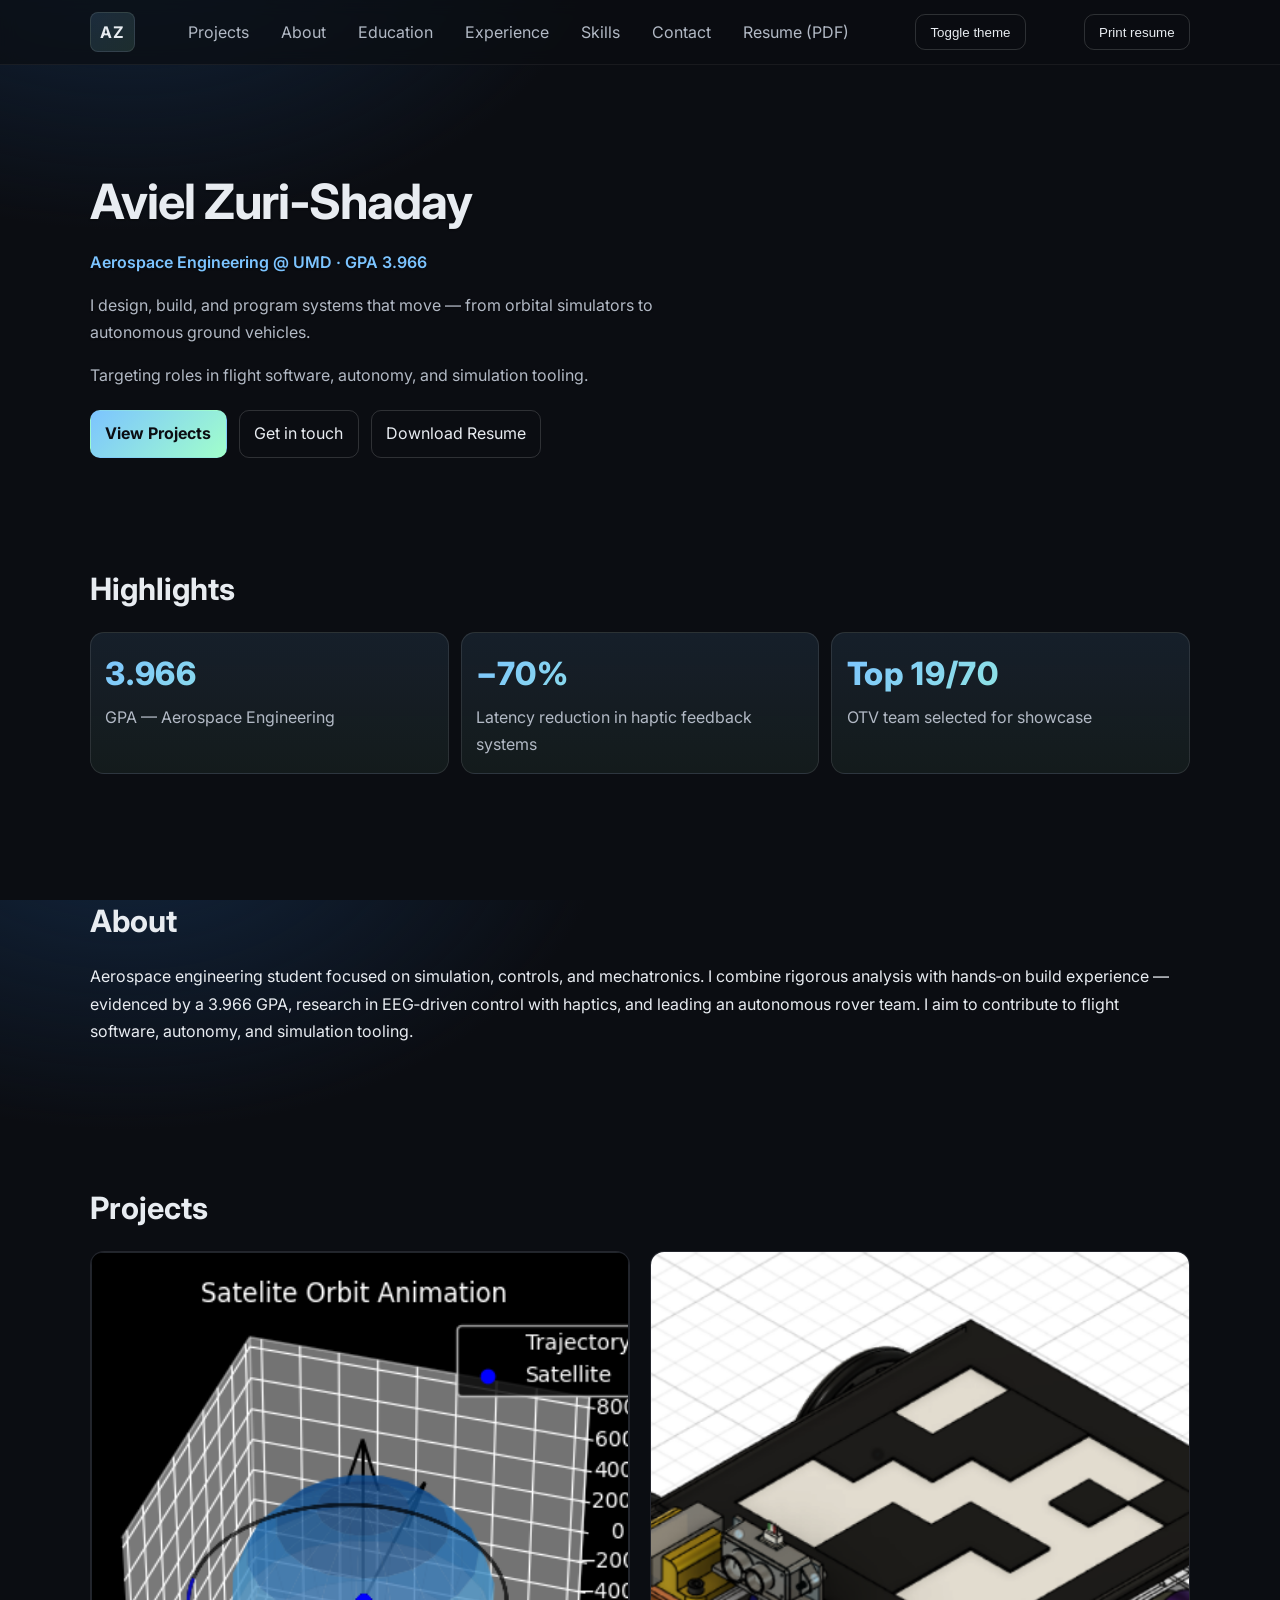
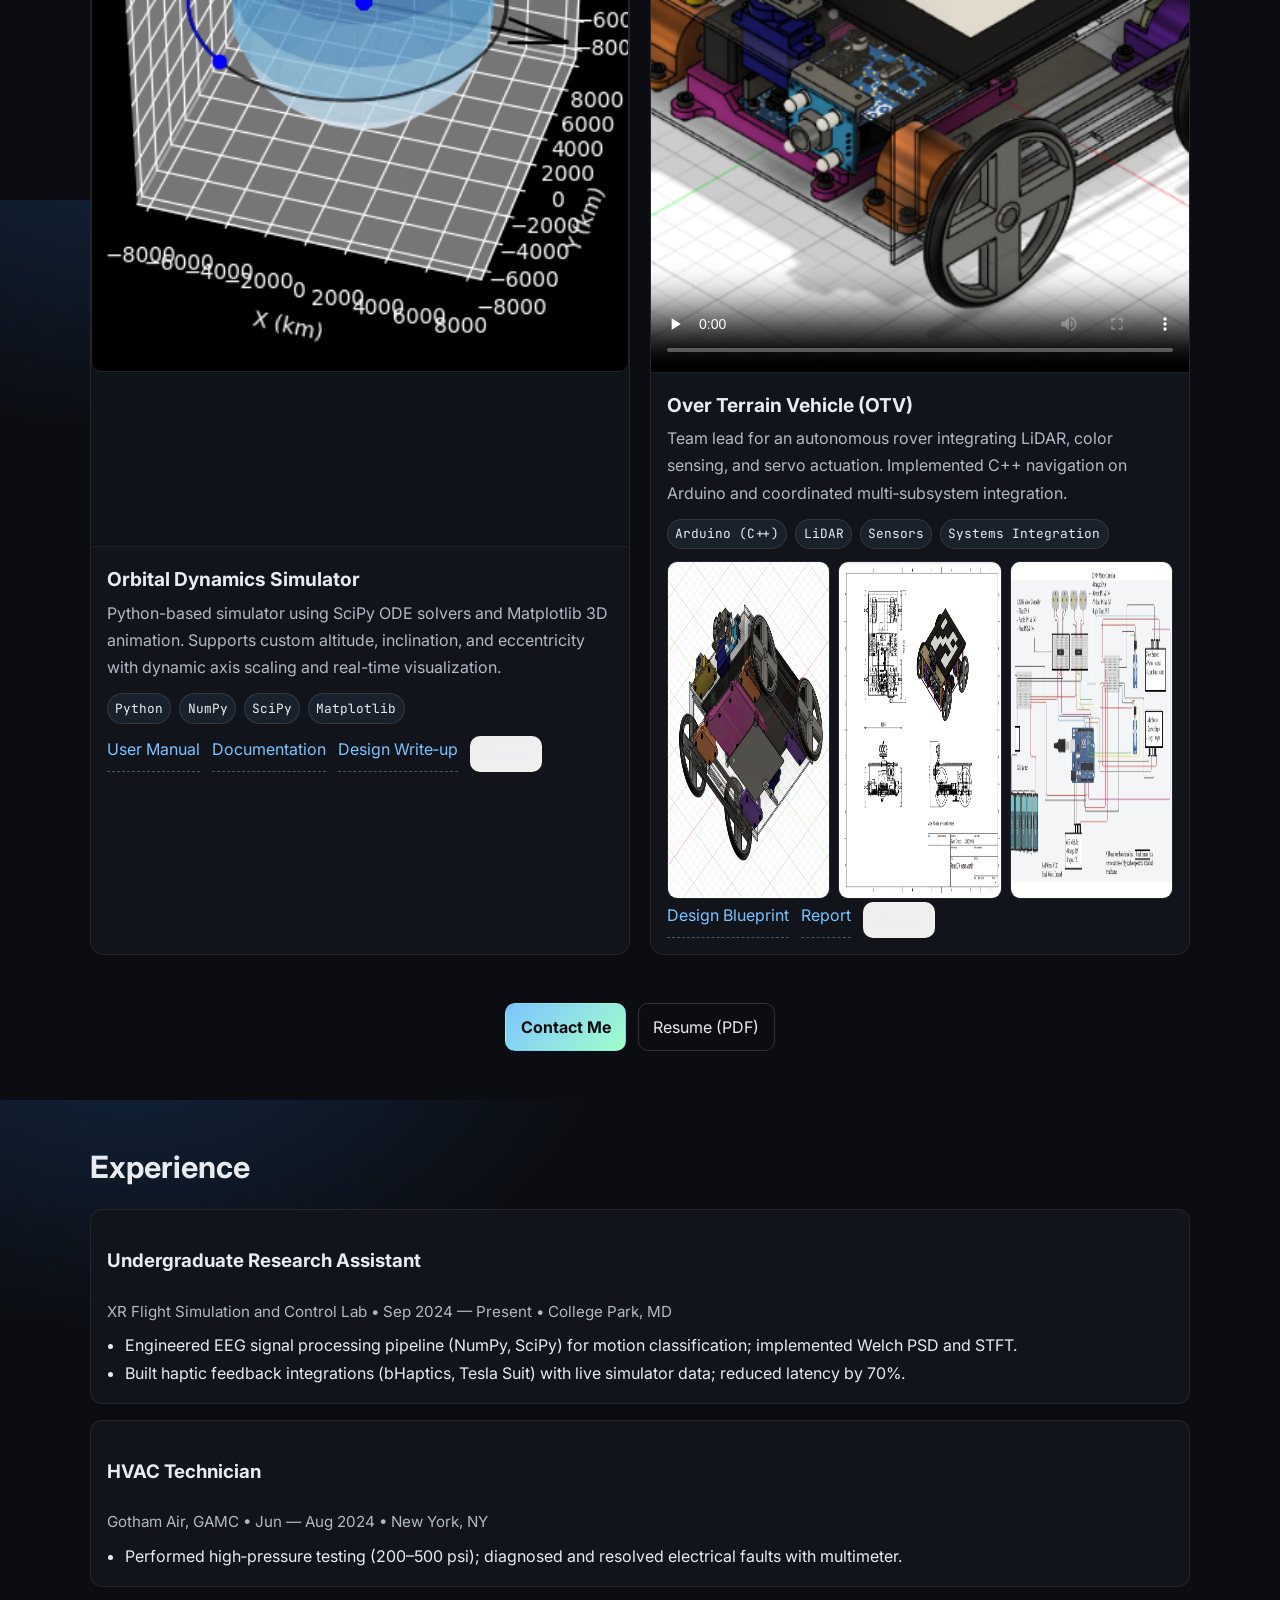
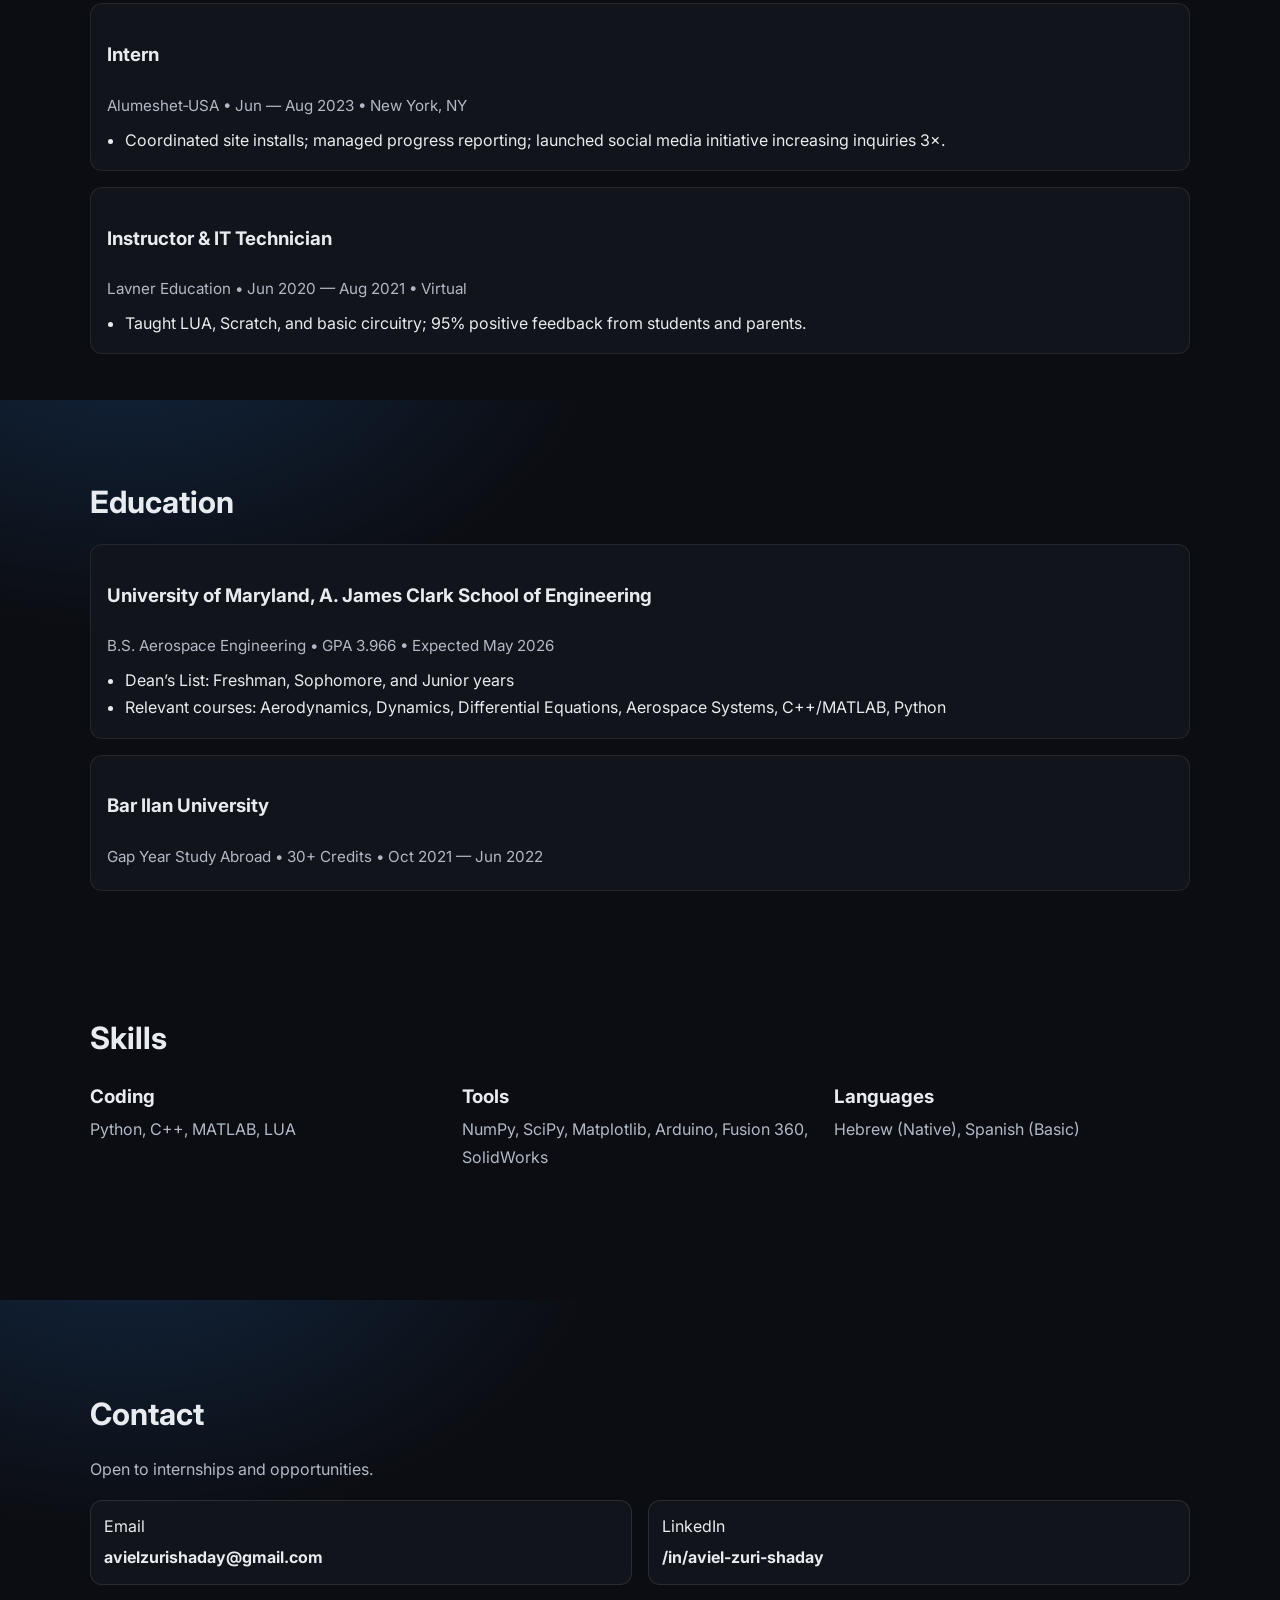
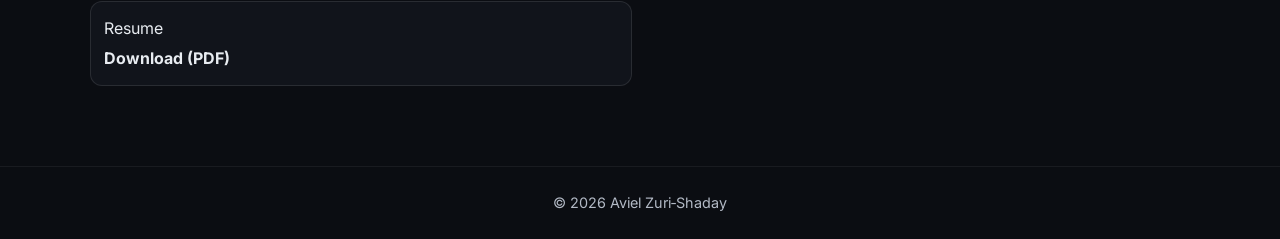
<file: index.html>
<!DOCTYPE html>
<html lang="en">
  <head>
    <meta charset="utf-8" />
    <meta name="viewport" content="width=device-width, initial-scale=1" />
    <title>Aviel Zuri‑Shaday • Portfolio</title>
    <meta name="description" content="Portfolio of Aviel Zuri‑Shaday — Aerospace engineering student showcasing selected projects: Orbital Dynamics Simulator and Over Terrain Vehicle (OTV)." />

    <meta property="og:title" content="Aviel Zuri‑Shaday • Portfolio" />
    <meta property="og:description" content="Aerospace engineering projects, experience, and skills." />
    <meta property="og:type" content="website" />
    <meta property="og:url" content="https://avielzuri.github.io" />
    <meta property="og:image" content="images/social-cover.svg" />
    <meta name="twitter:card" content="summary_large_image" />
    <meta name="twitter:title" content="Aviel Zuri‑Shaday • Portfolio" />
    <meta name="twitter:description" content="Aerospace engineering projects, experience, and skills." />
    <meta name="twitter:image" content="images/social-cover.svg" />
    <link rel="icon" href="favicon.svg" type="image/svg+xml" />
    <link rel="mask-icon" href="favicon.svg" color="#0b0d12" />
    <link rel="manifest" href="site.webmanifest" />
    <meta name="theme-color" content="#0b0d12" />
    <meta name="color-scheme" content="dark light" />
    <link rel="canonical" href="https://avielzuri.github.io/" />
    <link rel="prefetch" href="pdf/Aviel_Resume_2025.pdf" as="document" />

    <link rel="preconnect" href="https://fonts.googleapis.com" />
    <link rel="preconnect" href="https://fonts.gstatic.com" crossorigin />
    <link href="https://fonts.googleapis.com/css2?family=Inter:wght@400;500;600;700&family=JetBrains+Mono:wght@400;600&display=swap" rel="stylesheet" />

    <link rel="stylesheet" href="assets/styles.css" />
  </head>
  <body>
    <a class="skip-link" href="#main">Skip to content</a>
    <header class="site-header" role="banner">
      <nav class="nav container" aria-label="Primary">
        <a class="brand" href="#main" aria-label="Go to top">AZ</a>
        <button id="nav-toggle" class="nav-toggle" type="button" aria-expanded="false" aria-controls="nav-list">Menu</button>
        <ul id="nav-list" class="nav-list" aria-hidden="true">
          <li><a href="#projects">Projects</a></li>
          <li><a href="#about">About</a></li>
          <li><a href="#education">Education</a></li>
          <li><a href="#experience">Experience</a></li>
          <li><a href="#skills">Skills</a></li>
          <li><a href="#contact">Contact</a></li>
          <li><a href="pdf/Aviel_Resume_2025.pdf" target="_blank" rel="noopener noreferrer" type="application/pdf" aria-label="Open resume PDF in a new tab">Resume (PDF)</a></li>
        </ul>
        <button id="theme-toggle" class="btn print-btn" type="button" title="Toggle theme">Toggle theme</button>
        <button id="print-resume" class="btn print-btn" type="button" title="Print resume (PDF)">Print resume</button>
      </nav>
    </header>

    <main id="main" class="main" tabindex="-1">
      <section class="hero container">
        <div class="hero-content">
          <h1>Aviel Zuri‑Shaday</h1>
          <p class="subtitle">Aerospace Engineering @ UMD · GPA 3.966</p>
          <p class="tagline">I design, build, and program systems that move — from orbital simulators to autonomous ground vehicles.</p>
          <p class="mission">Targeting roles in flight software, autonomy, and simulation tooling.</p>
          <div class="cta">
            <a class="btn primary" href="#projects">View Projects</a>
            <a class="btn" href="#contact">Get in touch</a>
            <a class="btn" href="pdf/Aviel_Resume_2025.pdf" target="_blank" rel="noopener" type="application/pdf" download>Download Resume</a>
          </div>
        </div>
      </section>

      <section id="highlights" class="section container">
        <h2>Highlights</h2>
        <ul class="highlights" role="list">
          <li class="highlight">
            <span class="highlight-kpi">3.966</span>
            <span class="label">GPA — Aerospace Engineering</span>
          </li>
          <li class="highlight">
            <span class="highlight-kpi">−70%</span>
            <span class="label">Latency reduction in haptic feedback systems</span>
          </li>
          <li class="highlight">
            <span class="highlight-kpi">Top 19/70</span>
            <span class="label">OTV team selected for showcase</span>
          </li>
        </ul>
      </section>

      <section id="about" class="section container">
        <h2>About</h2>
        <p>
          Aerospace engineering student focused on simulation, controls, and mechatronics. I combine rigorous analysis with hands‑on build experience — evidenced by a 3.966 GPA, research in EEG‑driven control with haptics, and leading an autonomous rover team. I aim to contribute to flight software, autonomy, and simulation tooling.
        </p>
      </section>

      <section id="projects" class="section container">
        <h2>Projects</h2>
        <div class="projects-grid">
          <!-- Orbital Dynamics Simulator -->
          <article class="card">
            <div class="media">
              <button class="thumb" type="button" data-gallery="orbit" aria-label="Open Orbit Dyn. Sim gallery">
                <img src="images/OrbitDynSim/Image1.png" alt="Orbital Dynamics Simulator visualization 1" loading="lazy" decoding="async" fetchpriority="low" width="1280" height="720" sizes="(max-width: 920px) 100vw, 50vw" />
              </button>
            </div>
            <div class="card-body">
              <h3>Orbital Dynamics Simulator</h3>
              <p>Python-based simulator using SciPy ODE solvers and Matplotlib 3D animation. Supports custom altitude, inclination, and eccentricity with dynamic axis scaling and real-time visualization.</p>
              <ul class="badges">
                <li>Python</li>
                <li>NumPy</li>
                <li>SciPy</li>
                <li>Matplotlib</li>
              </ul>
              <div class="links">
                <a class="link" href="https://drive.google.com/file/d/1KOO35DLzhSj13IlOl3cTN5tELYgO6Hiu/view?usp=drive_link" target="_blank" rel="noopener noreferrer">User Manual</a>
                <a class="link" href="https://drive.google.com/file/d/1QWPn0wSNayttvF0N7eO0u3QSoNSumPNT/view?usp=drive_link" target="_blank" rel="noopener noreferrer">Documentation</a>
                <a class="link" href="https://drive.google.com/file/d/1OdsLCqkPiPniH85HCu-Td4gqlI02Y6Xz/view?usp=drive_link" target="_blank" rel="noopener noreferrer">Design Write‑up</a>
                <button class="btn open-modal" data-target="#modal-orbit" type="button">Details</button>
              </div>
            </div>
          </article>

          <!-- Over Terrain Vehicle -->
          <article class="card">
            <div class="media video">
              <video controls preload="none" poster="images/OTV/CADFront.png" width="1280" height="720" controlsList="nodownload">
                <source src="videos/OTV/OTV_in_Action.mp4" type="video/mp4" />
                Your browser does not support the video tag.
              </video>
            </div>
            <div class="card-body">
              <h3>Over Terrain Vehicle (OTV)</h3>
              <p>Team lead for an autonomous rover integrating LiDAR, color sensing, and servo actuation. Implemented C++ navigation on Arduino and coordinated multi‑subsystem integration.</p>
              <ul class="badges">
                <li>Arduino (C++)</li>
                <li>LiDAR</li>
                <li>Sensors</li>
                <li>Systems Integration</li>
              </ul>
              <div class="thumb-row">
                <button class="thumb" type="button" data-gallery="otv" aria-label="Open OTV gallery">
                  <img src="images/OTV/CADBottom.png" alt="OTV CAD bottom" loading="lazy" decoding="async" fetchpriority="low" width="600" height="338" sizes="(max-width: 920px) 33vw, 200px" />
                </button>
                <button class="thumb" type="button" data-gallery="otv" aria-label="Open OTV gallery">
                  <img src="images/OTV/EngSchematic.png" alt="OTV schematic" loading="lazy" decoding="async" fetchpriority="low" width="600" height="338" sizes="(max-width: 920px) 33vw, 200px" />
                </button>
                <button class="thumb" type="button" data-gallery="otv" aria-label="Open OTV gallery">
                  <img src="images/OTV/Wiring.jpg" alt="OTV wiring" loading="lazy" decoding="async" fetchpriority="low" width="600" height="338" sizes="(max-width: 920px) 33vw, 200px" />
                </button>
              </div>
              <div class="links">
                <a class="link" href="https://drive.google.com/file/d/1Qn49OKPRjvdQsY2P2Qvhmdp_iH6GAXz6/view?usp=drive_link" target="_blank" rel="noopener noreferrer">Design Blueprint</a>
                <a class="link" href="https://drive.google.com/file/d/1CCMnxfJ9eXCSWJeDqCUpdgDxpQ3YvSkq/view?usp=drive_link" target="_blank" rel="noopener noreferrer">Report</a>
                <button class="btn open-modal" data-target="#modal-otv" type="button">Details</button>
              </div>
            </div>
          </article>
        </div>
      </section>
      <div class="container cta-inline">
        <a class="btn primary" href="#contact">Contact Me</a>
        <a class="btn" href="pdf/Aviel_Resume_2025.pdf" target="_blank" rel="noopener noreferrer" type="application/pdf" download>Resume (PDF)</a>
      </div>

      <section id="experience" class="section container">
        <h2>Experience</h2>
        <div class="timeline">
          <article class="item">
            <header>
              <h3>Undergraduate Research Assistant</h3>
              <div class="meta">XR Flight Simulation and Control Lab • Sep 2024 — Present • College Park, MD</div>
            </header>
            <ul>
              <li>Engineered EEG signal processing pipeline (NumPy, SciPy) for motion classification; implemented Welch PSD and STFT.</li>
              <li>Built haptic feedback integrations (bHaptics, Tesla Suit) with live simulator data; reduced latency by 70%.</li>
            </ul>
          </article>
          <article class="item">
            <header>
              <h3>HVAC Technician</h3>
              <div class="meta">Gotham Air, GAMC • Jun — Aug 2024 • New York, NY</div>
            </header>
            <ul>
              <li>Performed high‑pressure testing (200–500 psi); diagnosed and resolved electrical faults with multimeter.</li>
            </ul>
          </article>
          <article class="item">
            <header>
              <h3>Intern</h3>
              <div class="meta">Alumeshet‑USA • Jun — Aug 2023 • New York, NY</div>
            </header>
            <ul>
              <li>Coordinated site installs; managed progress reporting; launched social media initiative increasing inquiries 3×.</li>
            </ul>
          </article>
          <article class="item">
            <header>
              <h3>Instructor & IT Technician</h3>
              <div class="meta">Lavner Education • Jun 2020 — Aug 2021 • Virtual</div>
            </header>
            <ul>
              <li>Taught LUA, Scratch, and basic circuitry; 95% positive feedback from students and parents.</li>
            </ul>
          </article>
        </div>
      </section>

      <section id="education" class="section container">
        <h2>Education</h2>
        <div class="timeline">
          <article class="item">
            <header>
              <h3>University of Maryland, A. James Clark School of Engineering</h3>
              <div class="meta">B.S. Aerospace Engineering • GPA 3.966 • Expected May 2026</div>
            </header>
            <ul>
              <li>Dean’s List: Freshman, Sophomore, and Junior years</li>
              <li>Relevant courses: Aerodynamics, Dynamics, Differential Equations, Aerospace Systems, C++/MATLAB, Python</li>
            </ul>
          </article>
          <article class="item">
            <header>
              <h3>Bar Ilan University</h3>
              <div class="meta">Gap Year Study Abroad • 30+ Credits • Oct 2021 — Jun 2022</div>
            </header>
          </article>
        </div>
      </section>

      <section id="skills" class="section container">
        <h2>Skills</h2>
        <div class="skills">
          <div>
            <h3>Coding</h3>
            <p>Python, C++, MATLAB, LUA</p>
          </div>
          <div>
            <h3>Tools</h3>
            <p>NumPy, SciPy, Matplotlib, Arduino, Fusion 360, SolidWorks</p>
          </div>
          <div>
            <h3>Languages</h3>
            <p>Hebrew (Native), Spanish (Basic)</p>
          </div>
        </div>
      </section>

      <!-- Printable resume section -->
      <section id="resume" class="section container resume">
        <h2 class="print-only">Aviel Zuri‑Shaday — Resume</h2>
        <div class="resume-header print-only">
          <!-- Phone removed by request -->
          <div><strong>Email:</strong> avielzurishaday@gmail.com</div>
          <div><strong>Location:</strong> Queens, NY</div>
          <div><strong>LinkedIn:</strong> /in/aviel-zuri-shaday</div>
          <div><strong>Portfolio:</strong> avielzuri.github.io</div>
        </div>
        <div class="resume-grid print-only">
          <div>
            <h3>Education</h3>
            <p>University of Maryland — B.S. Aerospace Engineering — GPA 3.966 — May 2026</p>
            <p>Bar Ilan University — Gap Year — 30+ Credits — 2021–2022</p>
          </div>
          <div>
            <h3>Experience</h3>
            <p>XR Flight Simulation and Control Lab — Undergraduate Research Assistant — 2024–Present</p>
            <ul>
              <li>EEG pipeline (NumPy, SciPy), Welch PSD, STFT; haptics integrations; −70% latency</li>
            </ul>
            <p>Gotham Air — HVAC Technician — Summer 2024</p>
          </div>
          <div>
            <h3>Projects</h3>
            <p>Orbital Dynamics Simulator — Python, SciPy ODE, Matplotlib 3D</p>
            <p>Over Terrain Vehicle (OTV) — Arduino C++, LiDAR, sensors, systems integration</p>
          </div>
          <div>
            <h3>Skills</h3>
            <p>Python, C++, MATLAB, NumPy, SciPy, Matplotlib, Arduino, Fusion 360, SolidWorks; Hebrew (Native), Spanish (Basic)</p>
          </div>
        </div>
      </section>

      <section id="contact" class="section container">
        <h2>Contact</h2>
        <p class="contact-text">Open to internships and opportunities.</p>
        <div class="contact-cards">
          <a class="contact-card" href="mailto:avielzurishaday@gmail.com" aria-label="Email Aviel">
            <span>Email</span>
            <strong>avielzurishaday@gmail.com</strong>
          </a>
      <a class="contact-card" href="https://www.linkedin.com/in/aviel-zuri-shaday" target="_blank" rel="noopener noreferrer" aria-label="LinkedIn profile">
            <span>LinkedIn</span>
            <strong>/in/aviel-zuri-shaday</strong>
          </a>
      <a class="contact-card" href="pdf/Aviel_Resume_2025.pdf" target="_blank" rel="noopener noreferrer" type="application/pdf" aria-label="Resume PDF">
            <span>Resume</span>
            <strong>Download (PDF)</strong>
          </a>
        </div>
      </section>
    </main>

    <button id="back-to-top" class="back-to-top" type="button" aria-label="Back to top" title="Back to top">▲</button>

    <footer class="site-footer">
      <div class="container tiny">© <span id="year"></span> Aviel Zuri‑Shaday</div>
    </footer>

    <!-- Lightbox Modal -->
    <dialog id="lightbox" class="lightbox" aria-label="Image gallery" aria-modal="true" role="dialog">
      <button id="lightbox-close" class="lightbox-close" aria-label="Close">×</button>
      <div class="lightbox-content">
        <img id="lightbox-image" alt="Project image" />
      </div>
      <div class="lightbox-strip" id="lightbox-strip" role="list"></div>
    </dialog>

    <!-- Project Detail Modals -->
    <dialog id="modal-orbit" class="modal" aria-modal="true" role="dialog" aria-labelledby="orbit-title">
      <div class="modal-header">
        <h3 id="orbit-title">Orbital Dynamics Simulator — Details</h3>
        <button class="modal-close" data-close type="button" aria-label="Close">×</button>
      </div>
      <div class="modal-body">
        <ul>
          <li>Custom parameters: altitude, inclination, eccentricity; dynamic scaling for clarity.</li>
          <li>SciPy lsoda ODE solver; Kepler/Newton equations; 3D Matplotlib animation.</li>
          <li>Interactive: tail highlighting, legend, axes; time-optimized step sizing.</li>
        </ul>
      </div>
    </dialog>

    <dialog id="modal-otv" class="modal" aria-modal="true" role="dialog" aria-labelledby="otv-title">
      <div class="modal-header">
        <h3 id="otv-title">Over Terrain Vehicle (OTV) — Details</h3>
        <button class="modal-close" data-close type="button" aria-label="Close">×</button>
      </div>
      <div class="modal-body">
        <ul>
          <li>Arduino C++ navigation with LiDAR scanning, color detection, servo actuation.</li>
          <li>Electrical, chassis, and software integration; power budgeting and runtime analysis.</li>
          <li>Live testing and iteration: motor calibration, navigation precision, measurement reliability.</li>
        </ul>
      </div>
    </dialog>

    <script type="application/ld+json">
      {
        "@context": "https://schema.org",
        "@type": "Person",
        "name": "Aviel Zuri-Shaday",
        "url": "https://avielzuri.github.io/",
        "email": "mailto:avielzurishaday@gmail.com",
        
        "address": {"@type": "PostalAddress", "addressLocality": "Queens", "addressRegion": "NY", "addressCountry": "US"},
        "alumniOf": {"@type": "CollegeOrUniversity", "name": "University of Maryland"},
        "sameAs": [
          "https://www.linkedin.com/in/aviel-zuri-shaday"
        ],
        "hasPart": [
          {
            "@type": "CreativeWork",
            "name": "Orbital Dynamics Simulator",
            "url": "https://drive.google.com/file/d/1KOO35DLzhSj13IlOl3cTN5tELYgO6Hiu/view?usp=drive_link",
            "description": "Python-based orbital simulator using SciPy ODE solvers and Matplotlib 3D animation"
          },
          {
            "@type": "CreativeWork",
            "name": "Over Terrain Vehicle (OTV)",
            "url": "https://drive.google.com/file/d/1Qn49OKPRjvdQsY2P2Qvhmdp_iH6GAXz6/view?usp=drive_link",
            "description": "Autonomous rover integrating LiDAR, color sensor, servo actuation, and Arduino C++ navigation"
          }
        ]
      }
    </script>
    <script src="assets/script.js" defer></script>
  </body>
  </html>
</file>
<file: assets/styles.css>
/* Design goals: clean, recruiter-friendly, fast, accessible */
:root {
  --bg: #0b0d12;
  --panel: #11141b;
  --text: #e8ecf1;
  --muted: #b2b9c5;
  --brand: #7cc4ff;
  --brand-2: #a1ffcb;
  --accent: #ffd166;
  --ring: #2a9d8f;
}
:root.light {
  --bg: #f7fafc;
  --panel: #ffffff;
  --text: #0b0d12;
  --muted: #4b5563;
  --brand: #2563eb;
  --brand-2: #06b6d4;
  --accent: #f59e0b;
  --ring: #0ea5e9;
}

* { box-sizing: border-box; }
html, body { height: 100%; }
body {
  margin: 0;
  font-family: Inter, system-ui, -apple-system, Segoe UI, Roboto, Arial, "Apple Color Emoji", "Segoe UI Emoji";
  background: radial-gradient(1200px 800px at 10% -10%, #12263f 0%, transparent 40%), var(--bg);
  color: var(--text);
  line-height: 1.7;
  scroll-behavior: smooth;
}
:root.light body { background: var(--bg); }

.skip-link { position: absolute; left: -9999px; top: auto; width: 1px; height: 1px; overflow: hidden; }
.skip-link:focus { position: absolute; left: 1rem; top: 1rem; width: auto; height: auto; background: var(--panel); color: var(--text); border: 1px solid rgba(255,255,255,0.3); padding: 0.4rem 0.6rem; border-radius: 8px; z-index: 100; }

.container { width: min(1100px, 92vw); margin-inline: auto; }
.tiny { font-size: 0.9rem; color: var(--muted); }

/* Header */
.site-header { position: sticky; top: 0; backdrop-filter: blur(8px); background: rgba(11,13,18,0.7); border-bottom: 1px solid rgba(255,255,255,0.06); z-index: 50; }
.nav { display: flex; align-items: center; justify-content: space-between; padding: 0.75rem 0; }
.brand { color: var(--text); font-weight: 700; letter-spacing: 0.06em; text-decoration: none; border: 1px solid rgba(255,255,255,0.1); padding: 0.35rem 0.55rem; border-radius: 8px; background: linear-gradient(135deg, rgba(124,196,255,0.15), rgba(161,255,203,0.12)); }
.nav-list { list-style: none; display: flex; gap: 1rem; padding: 0; margin: 0; }
.nav-list a { color: var(--muted); text-decoration: none; padding: 0.35rem 0.5rem; border-radius: 6px; }
.nav-list a[aria-current="page"] { color: var(--text); background: rgba(255,255,255,0.08); }
.nav-list a:hover, .nav-list a:focus { color: var(--text); background: rgba(255,255,255,0.06); outline: none; }
.nav-toggle { display: none; background: none; color: var(--text); border: 1px solid rgba(255,255,255,0.15); padding: 0.35rem 0.6rem; border-radius: 8px; }
.print-btn { margin-left: 0.75rem; background: none; color: var(--text); border: 1px dashed rgba(255,255,255,0.25); border-radius: 8px; padding: 0.45rem 0.6rem; }

@media (max-width: 720px) {
  .nav-toggle { display: inline-block; }
  .nav-list { position: absolute; right: 1rem; top: 3.25rem; display: none; flex-direction: column; background: var(--panel); border: 1px solid rgba(255,255,255,0.08); padding: 0.5rem; border-radius: 12px; }
  .nav-list.open { display: flex; }
}

/* Hero */
.hero { display: grid; grid-template-columns: 1fr; padding: 6rem 0 2rem; }
.hero-content h1 { font-size: clamp(2rem, 3.8vw, 3.2rem); margin: 0 0 0.3rem; letter-spacing: -0.02em; }
.subtitle { margin: 0 0 0.75rem; color: var(--brand); font-weight: 600; }
.tagline { color: var(--muted); max-width: 60ch; }
.mission { color: var(--muted); margin-top: 0.4rem; }
.hero .hero-content h1, .hero .hero-content .subtitle, .hero .hero-content .tagline, .hero .hero-content .mission { text-shadow: 0 1px 2px rgba(0,0,0,0.45); }
.cta { margin-top: 1.25rem; display: flex; gap: 0.75rem; }
.btn { display: inline-block; color: var(--text); text-decoration: none; border: 1px solid rgba(255,255,255,0.15); padding: 0.6rem 0.9rem; border-radius: 10px; }
.btn.primary { border-color: transparent; background: linear-gradient(135deg, var(--brand), var(--brand-2)); color: #0b0d12; font-weight: 700; }
.btn:hover { transform: translateY(-1px); transition: transform 150ms ease, box-shadow 150ms ease; box-shadow: 0 8px 30px rgba(0,0,0,0.25); }

/* Sections */
.section { padding: 3rem 0; }
.section h2 { font-size: clamp(1.4rem, 2.4vw, 2rem); margin-bottom: 1rem; }
.cta-inline { display: flex; gap: 0.75rem; justify-content: center; padding-bottom: 1rem; }

/* Highlights */
.highlights { display: grid; grid-template-columns: repeat(3, 1fr); gap: 0.75rem; padding: 0; margin: 0; list-style: none; }
@media (max-width: 900px) { .highlights { grid-template-columns: 1fr; } }
.highlight { display: grid; gap: 0.15rem; align-content: start; background: linear-gradient(180deg, rgba(124,196,255,0.10), rgba(161,255,203,0.06)); border: 1px solid rgba(255,255,255,0.10); border-radius: 14px; padding: 0.9rem; }
.highlight-kpi { font-size: clamp(1.4rem, 3.2vw, 2rem); font-weight: 800; letter-spacing: 0.02em; background: linear-gradient(135deg, var(--brand), var(--brand-2)); -webkit-background-clip: text; background-clip: text; color: transparent; }
.highlight .label { color: var(--muted); }

/* Cards */
.projects-grid { display: grid; grid-template-columns: repeat(2, minmax(0, 1fr)); gap: 1.25rem; }
@media (max-width: 920px) { .projects-grid { grid-template-columns: 1fr; } }

.card { background: var(--panel); border: 1px solid rgba(255,255,255,0.08); border-radius: 14px; overflow: hidden; display: grid; }
.card:hover { transform: translateY(-2px); box-shadow: 0 20px 40px rgba(0,0,0,0.25); transition: transform 180ms ease, box-shadow 180ms ease; }
.media { background: #0e1219; border-bottom: 1px solid rgba(255,255,255,0.06); }
.media img, .media video { width: 100%; display: block; aspect-ratio: 16/9; object-fit: cover; }
.thumb-row { display: grid; grid-template-columns: repeat(3, 1fr); gap: 0.5rem; margin-top: 0.75rem; }
.thumb { display: inline-block; background: none; border: 0; padding: 0; cursor: pointer; }
.thumb img { width: 100%; border-radius: 10px; border: 1px solid rgba(255,255,255,0.08); }
.card-body { padding: 1rem; }
.card h3 { margin: 0 0 0.25rem; font-size: 1.2rem; }
.card p { margin: 0.25rem 0 0.75rem; color: var(--muted); }
.badges { display: flex; flex-wrap: wrap; gap: 0.5rem; list-style: none; padding: 0; margin: 0 0 0.75rem; }
.badges li { font-family: "JetBrains Mono", ui-monospace, SFMono-Regular, Menlo, Consolas, monospace; font-size: 0.8rem; color: var(--text); border: 1px solid rgba(255,255,255,0.1); padding: 0.2rem 0.45rem; border-radius: 999px; background: rgba(124,196,255,0.08); }
:root.light .badges li { border-color: rgba(0,0,0,0.08); background: rgba(37,99,235,0.06); }
.links { display: flex; flex-wrap: wrap; gap: 0.75rem; }
.link { color: var(--brand); text-decoration: none; border-bottom: 1px dashed rgba(124,196,255,0.4); }
.link:hover { color: var(--brand-2); border-bottom-color: rgba(161,255,203,0.6); }

/* Reduced motion */
@media (prefers-reduced-motion: reduce) {
  * { animation: none !important; transition: none !important; scroll-behavior: auto; }
}

/* Timeline */
.timeline { display: grid; gap: 1rem; }
.item { background: var(--panel); border: 1px solid rgba(255,255,255,0.08); border-radius: 12px; padding: 1rem; }
.item header { display: flex; flex-direction: column; gap: 0.2rem; margin-bottom: 0.25rem; }
.item .meta { color: var(--muted); font-size: 0.95rem; }
.item ul { margin: 0.5rem 0 0; padding-left: 1.1rem; }

/* Skills */
.skills { display: grid; grid-template-columns: repeat(3, 1fr); gap: 1rem; }
@media (max-width: 780px) { .skills { grid-template-columns: 1fr; } }
.skills h3 { margin: 0 0 0.25rem; }
.skills p { margin: 0; color: var(--muted); }

/* Contact */
.contact-text { color: var(--muted); }
.contact-cards { display: grid; grid-template-columns: repeat(2, 1fr); gap: 1rem; margin-top: 0.75rem; }
@media (max-width: 720px) { .contact-cards { grid-template-columns: 1fr; } }
.contact-card { display: grid; gap: 0.2rem; background: var(--panel); border: 1px solid rgba(255,255,255,0.1); border-radius: 12px; padding: 0.8rem; color: var(--text); text-decoration: none; }
.contact-card:hover { border-color: var(--brand); box-shadow: 0 0 0 3px rgba(124,196,255,0.2); }

/* Footer */
.site-footer { border-top: 1px solid rgba(255,255,255,0.06); padding: 1.5rem 0; margin-top: 2rem; text-align: center; }

/* Lightbox */
.lightbox { width: min(1100px, 92vw); border: 1px solid rgba(255,255,255,0.12); background: #0a0e14; color: var(--text); border-radius: 12px; padding: 0; }
.lightbox::backdrop { background: rgba(4,6,10,0.7); backdrop-filter: blur(3px); }
.lightbox-close { position: absolute; right: 0.5rem; top: 0.5rem; background: none; border: 1px solid rgba(255,255,255,0.15); border-radius: 8px; color: var(--text); padding: 0.1rem 0.45rem; font-size: 1.4rem; }
.lightbox-content { padding: 0; }
.lightbox-content img { width: 100%; height: auto; display: block; }
.lightbox-caption { padding: 0.5rem 1rem; color: var(--muted); }
.lightbox-strip { display: flex; gap: 0.5rem; padding: 0.5rem; border-top: 1px solid rgba(255,255,255,0.08); overflow-x: auto; }
.lightbox-thumb { width: 110px; height: 62px; object-fit: cover; border: 1px solid rgba(255,255,255,0.12); border-radius: 8px; cursor: pointer; opacity: 0.85; }
.lightbox-thumb[aria-current="true"] { outline: 3px solid var(--ring); opacity: 1; }

/* Focus styles */
:focus-visible { outline: 3px solid var(--ring); outline-offset: 2px; border-radius: 6px; }

/* Utility */
.sr-only { position: absolute; width: 1px; height: 1px; padding: 0; margin: -1px; overflow: hidden; clip: rect(0,0,0,0); white-space: nowrap; border: 0; }

/* Resume (print-friendly) */
.print-only { display: none; }
@media print {
  body { background: white; color: #000; }
  .site-header, .hero, .nav, .btn, .thumb-row, .media, .site-footer, .contact-cards, .nav-toggle, .print-btn { display: none !important; }
  .section { padding: 0.5rem 0; }
  .print-only { display: block; }
  .resume .resume-grid { display: grid; grid-template-columns: 1fr; gap: 0.35rem; }
  .container { width: 100%; }
}

/* Generic modal styling */
.modal { width: min(850px, 92vw); border: 1px solid rgba(255,255,255,0.12); background: #0a0e14; color: var(--text); border-radius: 12px; padding: 0; }
.modal::backdrop { background: rgba(4,6,10,0.7); backdrop-filter: blur(3px); }
.modal-header { display: flex; align-items: center; justify-content: space-between; padding: 0.8rem 1rem; border-bottom: 1px solid rgba(255,255,255,0.08); }
.modal-body { padding: 1rem; color: var(--muted); }
.modal-close { background: none; color: var(--text); border: 1px solid rgba(255,255,255,0.15); border-radius: 8px; padding: 0.1rem 0.45rem; font-size: 1.4rem; }

/* Back to top */
.back-to-top { position: fixed; right: 1rem; bottom: 1rem; border-radius: 999px; width: 44px; height: 44px; border: 1px solid rgba(255,255,255,0.2); background: var(--panel); color: var(--text); display: none; align-items: center; justify-content: center; box-shadow: 0 10px 30px rgba(0,0,0,0.25); }
.back-to-top.show { display: inline-flex; }
</file>
